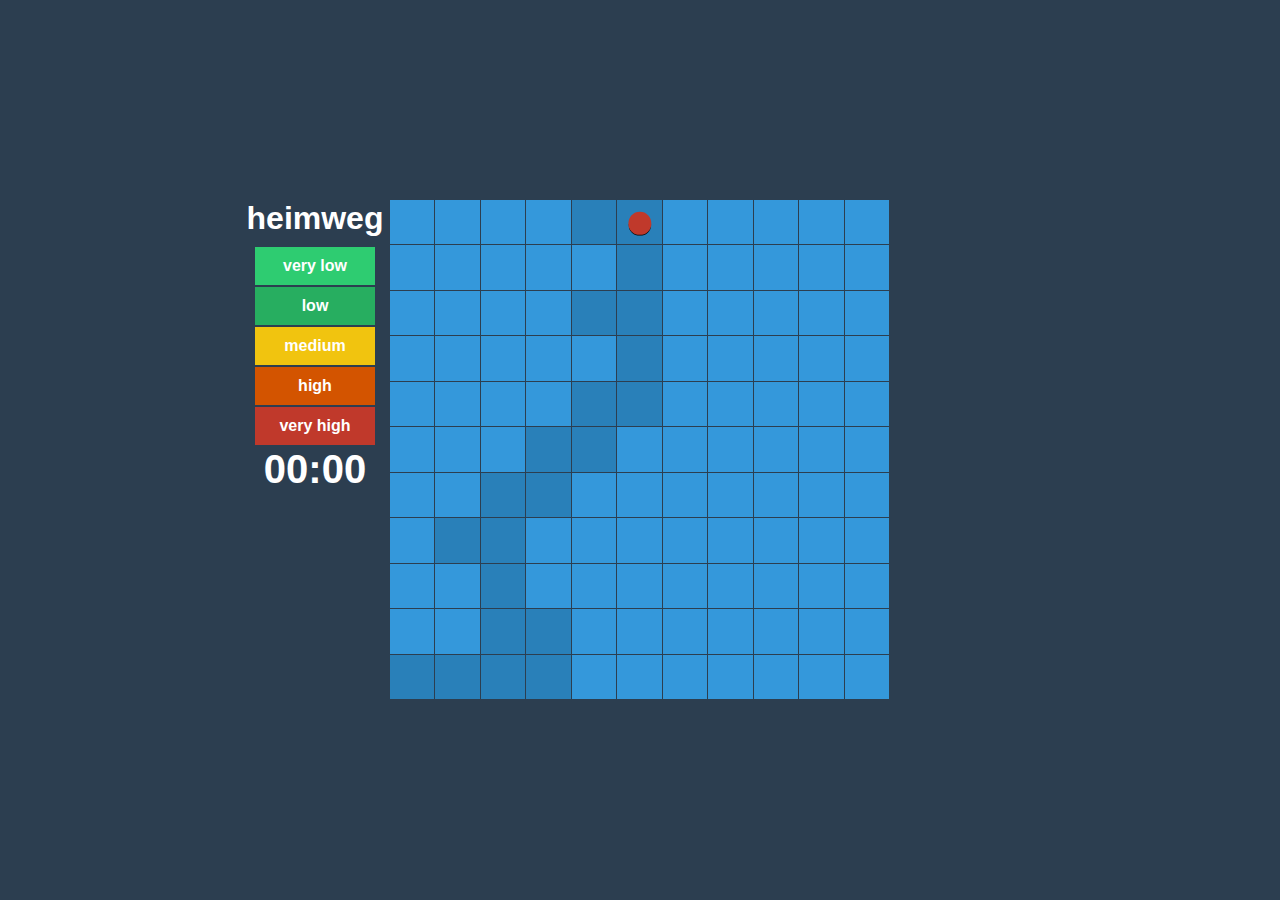
<file: heimweg/index.html>
<!DOCTYPE html><html><head><title>heimweg</title><link href="css/all.css" rel="stylesheet" /></head><body><main><div class="options"><h1>heimweg</h1><div class="verylow button">very low</div><div class="low button">low</div><div class="medium button">medium</div><div class="high button">high</div><div class="veryhigh button">very high</div><div class="timeLeft">00:00</div></div><div class="game"><div class="man"></div></div><div class="message"><div class="finished">Yeah, You finished the game successfully!</div><div class="losed">Sorry, this was the wrong turn, try again!</div><div class="twitter"></div></div></main><script src="http://code.jquery.com/jquery-1.11.0.min.js"></script><script src="js/game.js"></script><script src="//localhost:3000/livereload.js"></script></body></html>
</file>
<file: heimweg/css/all.css>
* {
  margin: 0;
  padding: 0;
  font-family: sans-serif;
  list-style: none;
}

body {
  background: #2c3e50;
}

.clearBoth:after {
  clear: both;
  content: "";
  display: table;
}

main {
  margin: 0 auto;
  display: block;
  position: absolute;
  left: calc(50% - 150px);
  top: 50%;
  transform: translateX(-50%) translateY(-50%);
  width: 500px;
  height: 500px;
}

.options {
  width: 150px;
  height: 300px;
  text-align: center;
}
.options h1 {
  margin-bottom: 10px;
  color: white;
}
.options .button {
  padding: 10px;
  text-align: center;
  width: 100px;
  font-family: sans-serif;
  color: white;
  font-weight: bold;
  font-size: 16px;
  margin: 2px auto;
  cursor: pointer;
}
.options .button.verylow {
  background: #2ecc71;
}
.options .button.low {
  background: #27ae60;
}
.options .button.medium {
  background: #f1c40f;
}
.options .button.high {
  background: #d35400;
}
.options .button.veryhigh {
  background: #c0392b;
}
.options .timeLeft {
  color: white;
  font-weight: bold;
  font-size: 40px;
}

.game {
  background: white;
  left: 150px;
  top: 0;
  position: absolute;
}
.game .block {
  background: #3498db;
  position: absolute;
  transition: background 2s;
  cursor: pointer;
}
.game .block.way {
  background: #2980b9;
  transition: background 2s;
}
.game .man {
  width: 25px;
  height: 25px;
  position: absolute;
  left: 450px;
  top: 450px;
  transform: translateX(50%) translateY(50%);
  z-index: 2;
  background: #c0392b;
  border-bottom: 1px solid black;
  border-radius: 50%;
  transition: left 0.5s, top 0.5s, background 2s, width 1s, height 1s;
}
.game .man.hurt {
  background: black;
  transition: background 2s;
}
.game .man.finished {
  left: 50% !important;
  top: 50% !important;
  transform: translateX(-50%) translateY(-50%) rotate(90deg) !important;
  width: 100px !important;
  height: 100px !important;
  border-radius: 100px !important;
  margin: 0;
  transition: left 1s, top 1s, background 2s, width 1s, height 1s;
}

.message {
  width: 480px;
  height: 480px;
  padding: 10px;
  margin-left: 150px;
  background: rgba(255, 255, 255, 0.7);
  position: absolute;
  font-size: 30px;
  left: 50%;
  top: 50%;
  transform: translateX(-50%) translateY(-50%);
  z-index: 3;
  display: none;
}
.message .losed, .message .finished {
  display: none;
}
</file>
